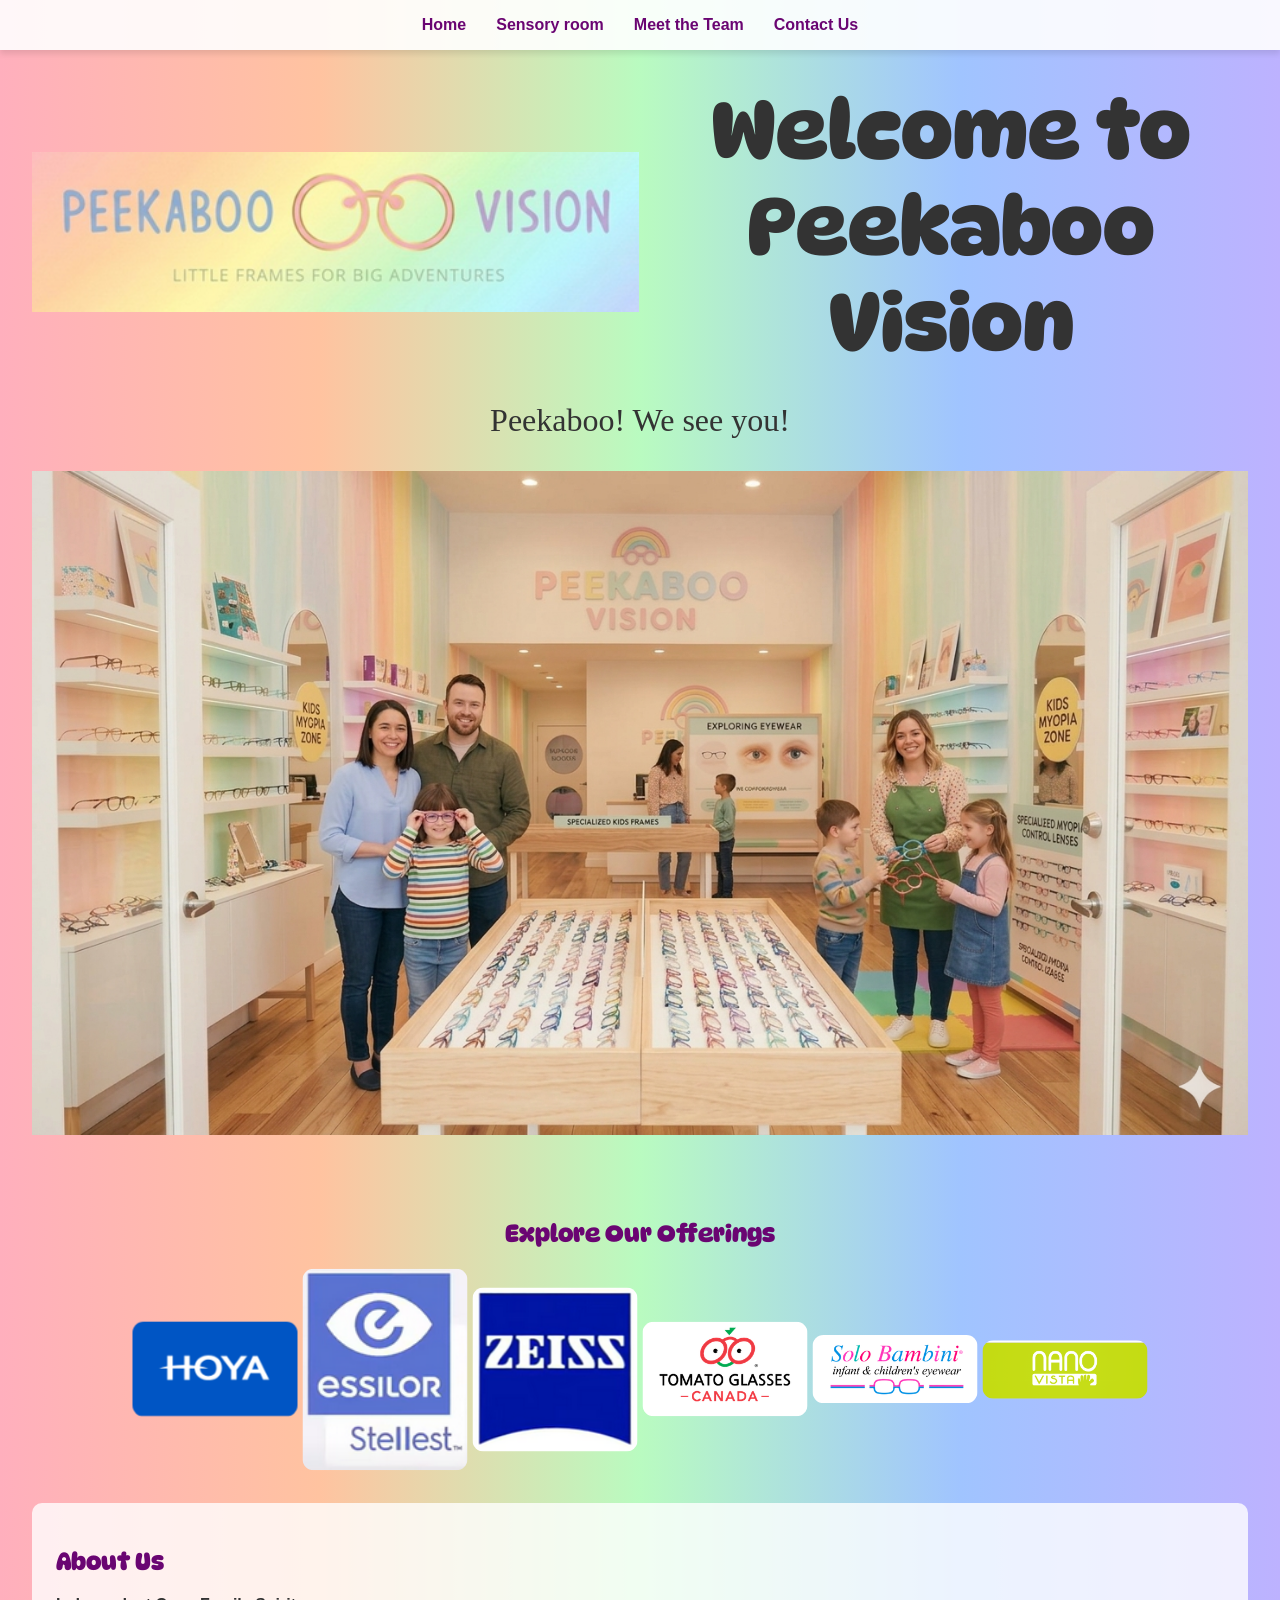
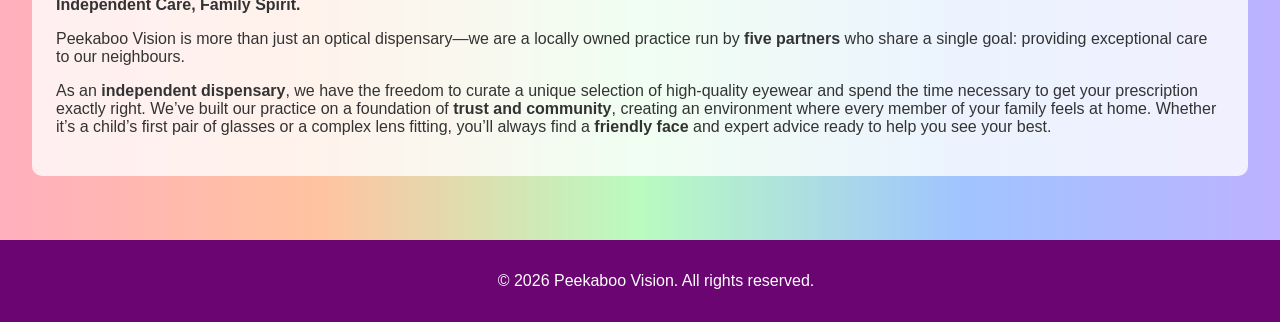
<file: index.html>
<!DOCTYPE html>
<html lang="en">
<head>
    <meta charset="UTF-8">
    <meta name="viewport" content="width=device-width, initial-scale=1.0">
    <title>Peekaboo Vision</title>
    <link rel="stylesheet" href="css/styles.css">
    <link rel="preconnect" href="https://fonts.googleapis.com">
    <link rel="preconnect" href="https://fonts.gstatic.com" crossorigin>
    <link href="https://fonts.googleapis.com/css2?family=DynaPuff:wght@400..700&display=swap" rel="stylesheet">
    <link href="https://fonts.googleapis.com/css2?family=DynaPuff:wght@400..700&family=Schoolbell&display=swap" rel="stylesheet">
</head>
<body>
    <nav class="navbar">
        <ul>
        <li><a href="index.html">Home</a></li>
        <li><a href="sensory_room.html">Sensory room</a></li>
        <li><a href="meet-the-team.html">Meet the Team</a></li>
        <li><a href="contact-us.html">Contact Us</a></li>
    </ul>
    </nav>
    <header>
    <span class="logo-container">
        <img class="logo" src="resources/peekaboo_logo.png" alt="Peekaboo Logo"/>
        <h1 class="welcome-message">Welcome to Peekaboo Vision</h1>
    </span>
        <p class="page-sub-heading">Peekaboo! We see you!</p>
        <img src="resources/Gemini_Generated_Image_fz5tqafz5tqafz5t.png" alt="Welcome Image" />
    </header>

    <main>
        <section class="image-gallery">
            <h2>Explore Our Offerings</h2>
            <div class="gallery">
                <a href="https://www.hoyavision.com/en-ca/" target="_blank"><img src="resources/hoya.png" alt="Image 1" /></a>
                <a href="https://www.essilor.com/ca-en/" target="_blank"><img src="resources/essilor_logo.png" alt="Image 2" /></a>
                <a href="https://www.zeiss.ca/corporate/en/home.html" target="_blank"><img src="resources/zeiss_logo.png" alt="Image 3" /></a>
                <a href="https://tomatoglasses.ca/" target="_blank"><img src="resources/tomatoglasses.png" alt="Image 4" /></a>
                <a href="https://solobambini.com/" target="_blank"><img src="resources/solobambini.png" alt="Image 5" /></a>
                <a href="https://nano-vista.com/en/" target="_blank"><img src="resources/nanovista.png" alt="Image 6" /></a>
            </div>
        </section>

        <section id="about" class="about">
            <h2>About Us</h2>
            <p><b>Independent Care, Family Spirit.</b></p>
            <p>Peekaboo Vision is more than just an optical dispensary—we are a locally owned practice run by <b>five partners</b> who share a single goal: providing exceptional care to our neighbours.</p>
            <p>As an <b>independent dispensary</b>, we have the freedom to curate a unique selection of high-quality eyewear and spend the time necessary to get your prescription exactly right. We’ve built our practice on a foundation of <b>trust and community</b>, creating an environment where every member of your family feels at home. Whether it’s a child’s first pair of glasses or a complex lens fitting, you’ll always find a <b>friendly face</b> and expert advice ready to help you see your best.</p>
        </section>

    </main>

    <footer>
        <p>&copy; 2026 Peekaboo Vision. All rights reserved.</p>
    </footer>

    <script src="js/script.js"></script>
</body>
</html>
</file>
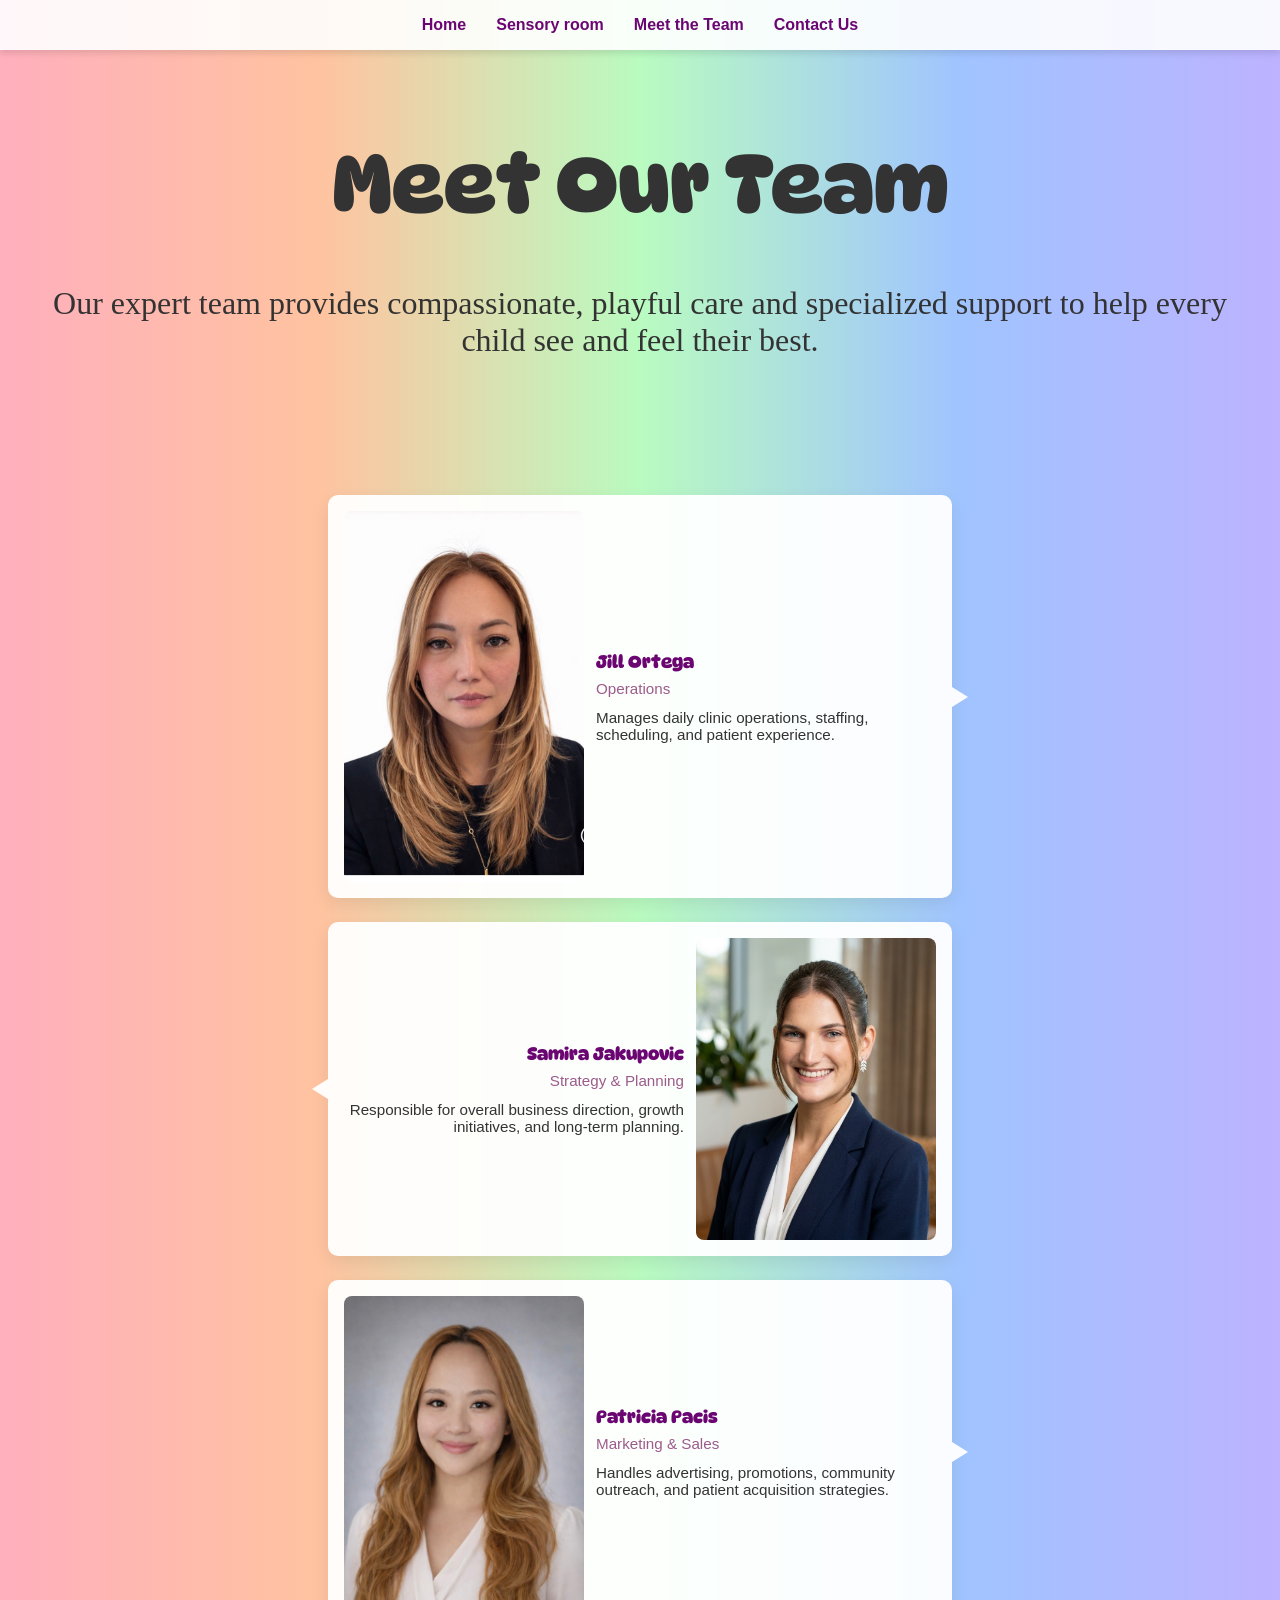
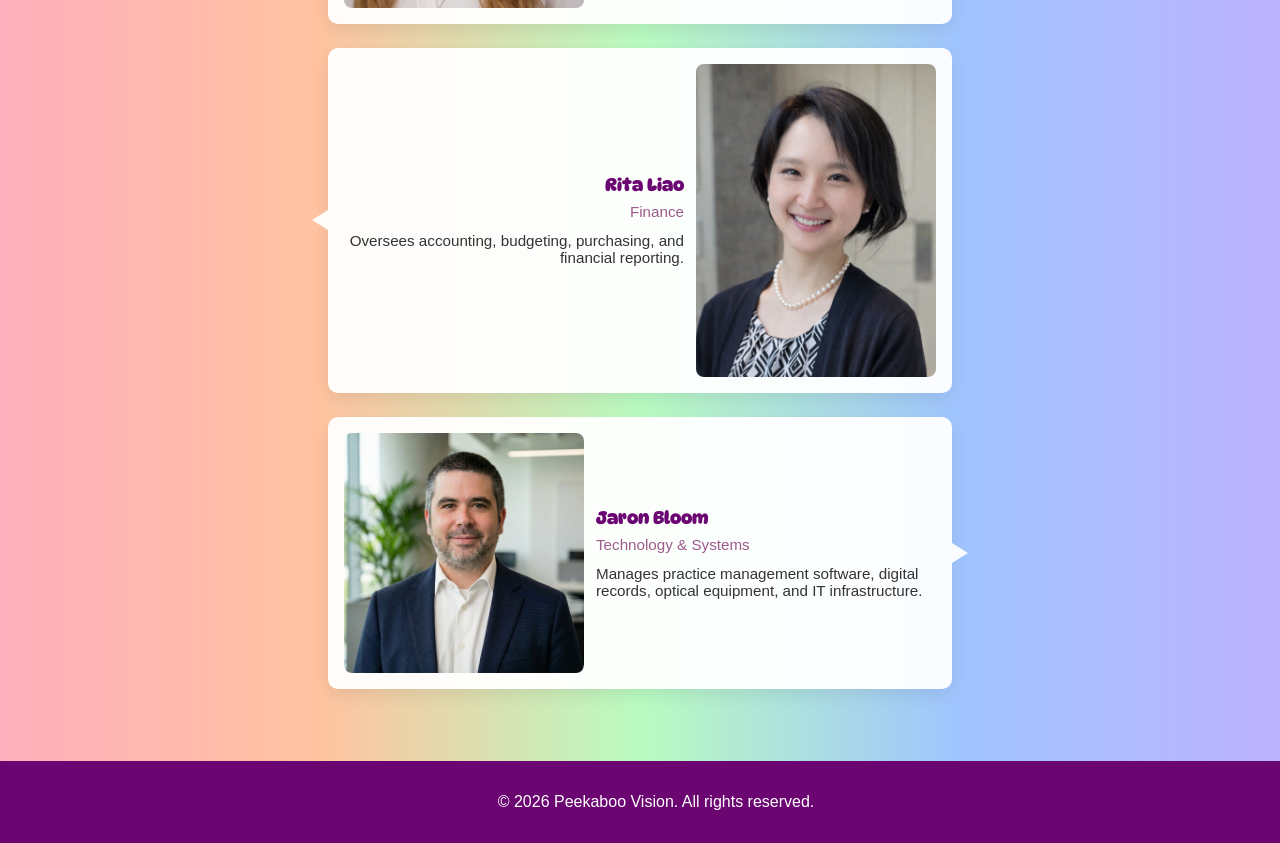
<file: meet-the-team.html>
<!DOCTYPE html>
<html lang="en">
<head>
    <meta charset="UTF-8">
    <meta name="viewport" content="width=device-width, initial-scale=1.0">
    <title>Peekaboo Vision - Meet the Team</title>
    <link rel="stylesheet" href="css/styles.css">
    <link rel="preconnect" href="https://fonts.googleapis.com">
    <link rel="preconnect" href="https://fonts.gstatic.com" crossorigin>
    <link href="https://fonts.googleapis.com/css2?family=DynaPuff:wght@400..700&display=swap" rel="stylesheet">
    <link href="https://fonts.googleapis.com/css2?family=DynaPuff:wght@400..700&family=Schoolbell&display=swap" rel="stylesheet">
</head>
<body>
    <nav class="navbar">
      <ul>
          <li><a href="index.html">Home</a></li>
          <li><a href="sensory_room.html">Sensory room</a></li>
          <li><a href="meet-the-team.html">Meet the Team</a></li>
          <li><a href="contact-us.html">Contact Us</a></li>
      </ul>
  </nav>
    <header>
        <h1>Meet Our Team</h1>
        <p class="page-sub-heading">Our expert team provides compassionate, playful care and specialized support to help every child see and feel their best.</p>
    </header>
    <main class="meet-team">
        <div class="timeline-wrapper" aria-label="Meet the team timeline">
            <!-- Member 1 (left: image then text) -->
            <div class="timeline-item left">
                <div class="dot" aria-hidden="true"></div>
                <div class="card" role="article">
                    <div class="card-content">
                        <img src="resources/jill.jpeg" alt="Jill Ortega">
                        <div class="text">
                            <p class="member-name">Jill Ortega</p>
                            <p class="member-role">Operations</p>
                            <p class="member-bio">Manages daily clinic operations, staffing, scheduling, and patient experience.</p>
                        </div>
                    </div>
                </div>
            </div>
            
            <!-- Member 2 (right: text then image) -->
            <div class="timeline-item right">
                <div class="dot" aria-hidden="true"></div>
                <div class="card" role="article">
                    <div class="card-content">
                        <img src="resources/samira.png" alt="Samira Jakupovic">
                        <div class="text">
                            <p class="member-name">Samira Jakupovic</p>
                            <p class="member-role">Strategy & Planning</p>
                            <p class="member-bio">Responsible for overall business direction, growth initiatives, and long-term planning.</p>
                        </div>
                    </div>
                </div>
            </div>

            <!-- Member 3 (left) -->
            <div class="timeline-item left">
                <div class="dot" aria-hidden="true"></div>
                <div class="card" role="article">
                    <div class="card-content">
                        <img src="resources/patricia.jpeg" alt="Patricia Pacis">
                        <div class="text">
                            <p class="member-name">Patricia Pacis</p>
                            <p class="member-role">Marketing & Sales</p>
                            <p class="member-bio">Handles advertising, promotions, community outreach, and patient acquisition strategies.</p>
                        </div>
                    </div>
                </div>
            </div>

            <!-- Member 4 (right) -->
            <div class="timeline-item right">
                <div class="dot" aria-hidden="true"></div>
                <div class="card" role="article">
                    <div class="card-content">
                        <img src="resources/rita.jpeg" alt="Rita Liao">
                        <div class="text">
                            <p class="member-name">Rita Liao</p>
                            <p class="member-role">Finance</p>
                            <p class="member-bio">Oversees accounting, budgeting, purchasing, and financial reporting.</p>
                        </div>
                    </div>
                </div>
            </div>

            <!-- Member 5 (left) -->
            <div class="timeline-item left">
                <div class="dot" aria-hidden="true"></div>
                <div class="card" role="article">
                    <div class="card-content">
                        <img src="resources/jaron.png" alt="Jaron Bloom">
                        <div class="text">
                            <p class="member-name">Jaron Bloom</p>
                            <p class="member-role">Technology & Systems</p>
                            <p class="member-bio">Manages practice management software, digital records, optical equipment, and IT infrastructure.</p>
                        </div>
                    </div>
                </div>
            </div>
        </div>
    </main>

<footer>
    <p>&copy; 2026 Peekaboo Vision. All rights reserved.</p>
</footer>

<script src="js/script.js"></script>

</body>
</html>
</file>
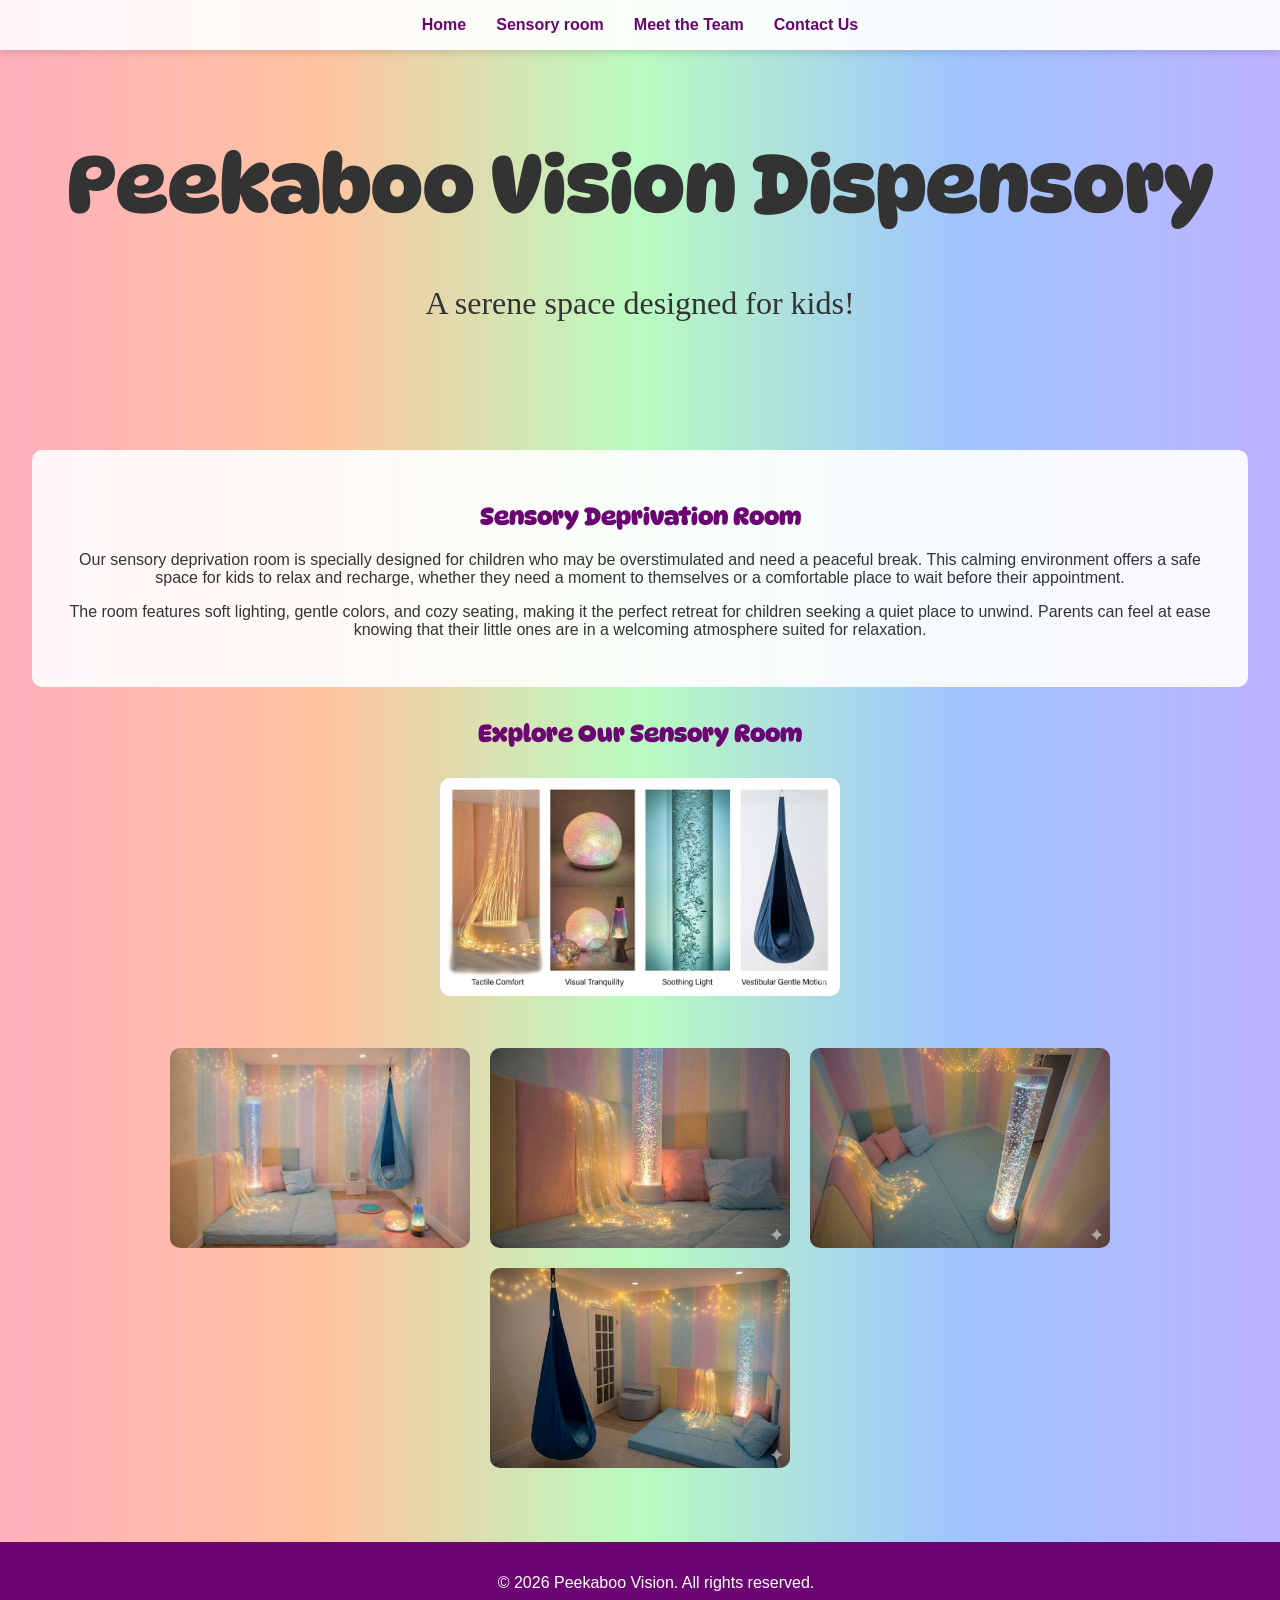
<file: sensory_room.html>
<!DOCTYPE html>
<html lang="en">
<head>
    <meta charset="UTF-8">
    <meta name="viewport" content="width=device-width, initial-scale=1.0">
    <title>Peekaboo Vision - Dispensory</title>
    <link rel="stylesheet" href="css/styles.css">
    <link rel="preconnect" href="https://fonts.googleapis.com">
    <link rel="preconnect" href="https://fonts.gstatic.com" crossorigin>
    <link href="https://fonts.googleapis.com/css2?family=DynaPuff:wght@400..700&display=swap" rel="stylesheet">
    <link href="https://fonts.googleapis.com/css2?family=DynaPuff:wght@400..700&family=Schoolbell&display=swap" rel="stylesheet">
</head>
<body>
    <nav class="navbar">
      <ul>
          <li><a href="index.html">Home</a></li>
          <li><a href="sensory_room.html">Sensory room</a></li>
          <li><a href="meet-the-team.html">Meet the Team</a></li>
          <li><a href="contact-us.html">Contact Us</a></li>
      </ul>
    </nav>
    <header>
        <h1>Peekaboo Vision Dispensory</h1>
        <p class="page-sub-heading">A serene space designed for kids!</p>
    </header>
    
    <main>
        <section class="sensory-room">
            <h2>Sensory Deprivation Room</h2>
            <p>
                Our sensory deprivation room is specially designed for children who may be overstimulated 
                and need a peaceful break. This calming environment offers a safe space for kids to relax 
                and recharge, whether they need a moment to themselves or a comfortable place to wait 
                before their appointment.
            </p>
            <p>
                The room features soft lighting, gentle colors, and cozy seating, making it the perfect 
                retreat for children seeking a quiet place to unwind. Parents can feel at ease knowing that 
                their little ones are in a welcoming atmosphere suited for relaxation.
            </p>
        </section>

        <section class="images">
            <h2>Explore Our Sensory Room</h2>
            <div class="image-gallery-center">
                <img src="resources/Sensory-room5.jpeg" alt="Sensory Room 5" class="main-image" />
            </div>
            <div class="image-gallery">
                <img src="resources/Sensory-room1.jpeg" alt="Sensory Room 1" />
                <img src="resources/Sensory-room2.jpeg" alt="Sensory Room 2" />
                <img src="resources/Sensory-room3.jpeg" alt="Sensory Room 3" />
                <img src="resources/Sensory-room4.jpeg" alt="Sensory Room 4" />
            </div>
        </section>
    </main>

    <footer>
        <p>&copy; 2026 Peekaboo Vision. All rights reserved.</p>
    </footer>
    
    <script src="js/script.js"></script>
</body>
</html>
</file>
<file: css/styles.css>
/* Updated CSS with responsive header image and safeguards against horizontal scrolling */

/* Existing styles */

body {
    font-family: Arial, sans-serif;
    margin: 0;
    padding: 0;
    background: linear-gradient(to right, #ffafbd, #ffc3a0, #b9fbc0, #a0c4ff, #bdb2ff);
    color: #333;
    /* Prevent unexpected horizontal overflow */
    overflow-x: hidden;
}

header {
    text-align: center;
    padding: 2rem;
}

.page-sub-heading {
    font-size:2rem;
}

/* Align logo and H1 on the same line */
.logo-container {
    display: inline-flex;
    align-items: center; /* Vertically centers the logo with the text */
    justify-content: center;
    gap: 15px; /* Adjusts the space between the logo and the text */
}

/* Force the logo to match the exact height of the H1 text */
.logo {
    height: 10rem; /* '1em' matches the current font size of the H1 */
    width: auto; /* Maintains aspect ratio */
    display: inline-block;
    vertical-align: middle;
}

/* Ensure the H1 doesn't add extra bottom margin that breaks alignment */
h1.welcome-message {
    margin: 0;
    display: inline-block;
}

/* Responsive header image: scales down, preserves aspect ratio, and won't force horizontal scroll */
header img,
header .main-image {
    max-width: 100%;
    width: 100%;
    height: auto;
    display: block;
    margin: 0.75rem auto 0;
    object-fit: contain;
}

/* General image safeguards */
img {
    max-width: 100%;
    height: auto;
    display: block;
}

h1 {
    font-family: 'DynaPuff', system-ui, sans-serif;
    font-size: 5rem;
}

.page-sub-heading {
    font-family: "Schoolbell", cursive;
    font-weight: 400;
    font-style: normal;
}

/* Smaller screens: reduce heading size and header padding */
@media (max-width: 420px) {
    header {
        padding: 1rem;
    }
    h1 {
        font-size: 2.5rem;
    }
}

h2 {
    font-family: 'DynaPuff', system-ui, sans-serif;
    color: #6a0572;
}

.navbar {
    position: sticky;
    top: 0;
    background-color: rgba(255, 255, 255, 0.9);
    padding: 1rem 0;
    box-shadow: 0 4px 6px rgba(0,0,0,0.1);
}

.navbar ul {
    list-style-type: none;
    display: flex;
    justify-content: center;
    padding: 0;
    margin: 0;
    flex-wrap: wrap;
}

.navbar li {
    margin: 0 15px;
}

.navbar a {
    text-decoration: none;
    color: #6a0572;
    font-weight: bold;
}

.navbar a:hover {
    color: #9d5b8b;
}

main {
    padding: 2rem;
}

.services, .about, .contact {
    margin: 2rem 0;
    padding: 1.5rem;
    border-radius: 10px;
    background-color: rgba(255, 255, 255, 0.8);
}

ul {
    list-style-type: none;
    padding: 0;
    margin: 0;
}

input, textarea {
    width: 100%;
    padding: 0.75rem;
    margin: 0.5rem 0;
    border: 2px solid #6a0572;
    border-radius: 5px;
    box-sizing: border-box;
}

button {
    background-color: #6a0572;
    color: white;
    padding: 0.75rem;
    border: none;
    border-radius: 5px;
    cursor: pointer;
}

button:hover {
    background-color: #9d5b8b;
}

footer {
    text-align: center;
    padding: 1rem;
    background-color: #6a0572;
    color: white;
}

/*####################################################################*/

.sensory-room {
    background-color: rgba(255, 255, 255, 0.9);
    text-align: center;
    padding: 2rem;
    margin: 2rem 0;
    border-radius: 10px;
}

.images {
    text-align: center;
    margin: 2rem 0;
}

.image-gallery {
    display: flex;
    justify-content: center;
    flex-wrap: wrap;
}

.image-gallery img {
    width: 300px; /* Adjust size as needed */
    height: auto;
    margin: 10px;
    border-radius: 10px;
}

/* Keep .images rule (deduplicated) */
.images {
    text-align: center;
    margin: 2rem 0;
}

.image-gallery-center {
    display: flex;
    justify-content: center;
    margin-bottom: 2rem;
}

/* main-image class preserved but responsive behavior ensured by header .main-image above */
.main-image {
    max-width: 100%;
    width: 400px;
    height: auto;
    margin: 10px;
    border-radius: 10px;
    display: block;
}

.image-gallery {
    display: flex;
    justify-content: center;
    flex-wrap: wrap;
}

.image-gallery img {
    width: 300px; /* Adjust size as needed */
    height: auto;
    margin: 10px;
    border-radius: 10px;
    text-align: center;
}

/* Uniform sizing for brand logos */
.gallery img {
    height: 100px; /* Adjust this number to your preferred size */
    width: auto;   /* Maintains aspect ratio so they don't look stretched */
    object-fit: contain; /* Ensures the logo fits perfectly in the box */
    margin: 15px;  /* Adds breathing room between logos */
    transition: transform 0.3   s ease; /* Smooth hover effect */
    transform: scale(1.1);
}


/* Ensure the gallery centers them nicely */
.gallery {
    display: flex;
    justify-content: center;
    align-items: center;
    flex-wrap: wrap;
}


.gallery img {
    width: 150px; /* Adjust size as needed */
    height: auto;
    margin: 10px;
    border-radius: 10px;
}

/**************************************************************************************/
/*MEET THE TEAM*/

/* Meet-the-team page styles */
.meet-team {
    flex: 1 0 auto;
    padding: 3rem 1rem;
    display: flex;
    justify-content: center;
    background: transparent;
}

.navbar, footer {
    width: 100%;
    left: 0;
    right: 0;
}

/* Center column that behaves like a vertical timeline and occupies 50% width */
.timeline-wrapper {
    width: 50%;
    min-width: 320px;
    max-width: 900px;
    position: relative;
    margin: 0 auto;
}

/* Vertical center line */
.timeline-wrapper::before {
    content: "";
    position: absolute;
    left: 50%;
    transform: translateX(-50%);
    top: 0;
    bottom: 0;
    width: 4px;
    background: linear-gradient(#6a0572, #9d5b8b);
    border-radius: 2px;
}

/* Timeline items */
.timeline-item {
    position: relative;
    width: 100%;
    display: flex;
    align-items: center;
    margin: 2.25rem 0;
}

/* Boxes on each side of the central line */
.timeline-item .card {
    background: rgba(255,255,255,0.95);
    padding: 1rem;
    border-radius: 10px;
    box-shadow: 0 6px 18px rgba(0,0,0,0.08);
    width: calc(50% - 2rem);
    position: relative;
}

/* Card content layout */
.card .card-content {
    display: flex;
    gap: 0.75rem;
    align-items: center;
}

.card .card-content img {
    width: 240px;
    max-width: 70%;
    object-fit: cover;
    border-radius: 8px;
    display: block;
}

.card .card-content .text {
    flex: 1;
}

/* Text styling inside cards */
.member-name {
    font-family: 'DynaPuff', system-ui, sans-serif;
    font-weight: bold;
    color: #6a0572;
    margin: 0 0 0.5rem 0;
    font-size: 1.1rem;
}

.member-role {
    font-size: 0.95rem;
    color: #9d5b8b;
    margin: 0 0 0.75rem 0;
}

.member-bio {
    font-size: 0.95rem;
    color: #333;
    margin: 0;
}

/* Positioning for left/right */
.timeline-item.left {
    justify-content: flex-start;
}

.timeline-item.left .card {
    margin-right: 2rem;
}

.timeline-item.right {
    justify-content: flex-end;
}

.timeline-item.right .card {
    margin-left: 2rem;
    text-align: right;
}

/* For right-side items, flip order so image/description alternates */
.timeline-item.right .card .card-content {
    flex-direction: row-reverse;
}

/* Circular dot linking card to center line */
.timeline-item .dot {
    position: absolute;
    left: 50%;
    transform: translateX(-50%);
    width: 18px;
    height: 18px;
    background: #fff;
    border: 4px solid #6a0572;
    border-radius: 50%;
    z-index: 2;
    box-shadow: 0 2px 6px rgba(0,0,0,0.12);
}

/* Small connecting triangle pointers */
.timeline-item.left .card::after,
.timeline-item.right .card::after {
    content: "";
    position: absolute;
    top: 50%;
    transform: translateY(-50%);
    width: 0;
    height: 0;
    border-style: solid;
}

.timeline-item.left .card::after {
    right: -16px;
    border-width: 10px 0 10px 16px;
    border-color: transparent transparent transparent rgba(255,255,255,0.95);
}

.timeline-item.right .card::after {
    left: -16px;
    border-width: 10px 16px 10px 0;
    border-color: transparent rgba(255,255,255,0.95) transparent transparent;
}

/* Responsive: stack under 900px */
@media (max-width: 900px) {
    .timeline-wrapper {
        width: 90%;
    }

    .timeline-wrapper::before {
        left: 8px;
    }

    .timeline-item {
        flex-direction: row;
        padding-left: 36px;
    }

    .timeline-item .card {
        width: calc(100% - 48px);
        margin: 0 0 0 1rem;
    }

    .timeline-item.left, .timeline-item.right {
        justify-content: flex-start;
    }

    .timeline-item.right .card {
        text-align: left;
    }

    .timeline-item .dot {
        left: 8px;
        transform: none;
    }

    .timeline-item.left .card::after,
    .timeline-item.right .card::after {
        display: none;
    }

    .card .card-content {
        gap: 0.5rem;
    }

    .card .card-content img {
        width: 100px;
    }
}

/* Remove vertical center line (mobile override) */
.timeline-wrapper::before {
    content: none;
}

/* Remove the circular dot */
.timeline-item .dot {
    display: none;
}

/* Optional: adjust spacing since line/dot removed */
.timeline-item {
    margin: 1.5rem 0;
}

.timeline-item .card {
    width: 100%;
    max-width: 720px;
    margin: 0 auto;
    text-align: left;
}

/* Keep alternating image/text layout */
.timeline-item.left .card {
    margin-right: 0;
}

.timeline-item.right .card {
    margin-left: 0;
}


.content-wrapper {
    width: 75vw;
    margin: 0 auto;
}

.map-embed {
    width: 100%;
    height: 450px;
    border: 0;
    border-radius: 10px;
}

.contact-form {
    margin-bottom: 30px;
}

/* Booking Button Style */
.book-btn {
    background-color: #ff6b6b;
    color: white;
    padding: 10px 20px;
    border: none;
    border-radius: 8px;
    cursor: pointer;
    font-family: 'DynaPuff', sans-serif;
    margin-top: 10px;
    transition: background 0.3s;
}

.book-btn:hover {
    background-color: #ff4747;
}

/* Modal Popup Overlay */
.modal {
    display: none;
    position: fixed;
    z-index: 2000;
    left: 0;
    top: 0;
    width: 100%;
    height: 100%;
    background-color: rgba(0,0,0,0.6);
}

/* Modal Content Box */
.modal-content {
    background-color: #fff;
    margin: 15% auto;
    padding: 30px;
    border-radius: 20px;
    width: 320px;
    text-align: center;
    font-family: 'Schoolbell', cursive;
    box-shadow: 0 5px 15px rgba(0,0,0,0.3);
}

.close-btn {
    float: right;
    font-size: 28px;
    font-weight: bold;
    cursor: pointer;
    line-height: 20px;
}

.modal-content input {
    display: block;
    width: 90%;
    margin: 15px auto;
    padding: 10px;
    border: 1px solid #ccc;
    border-radius: 5px;
}
</file>
